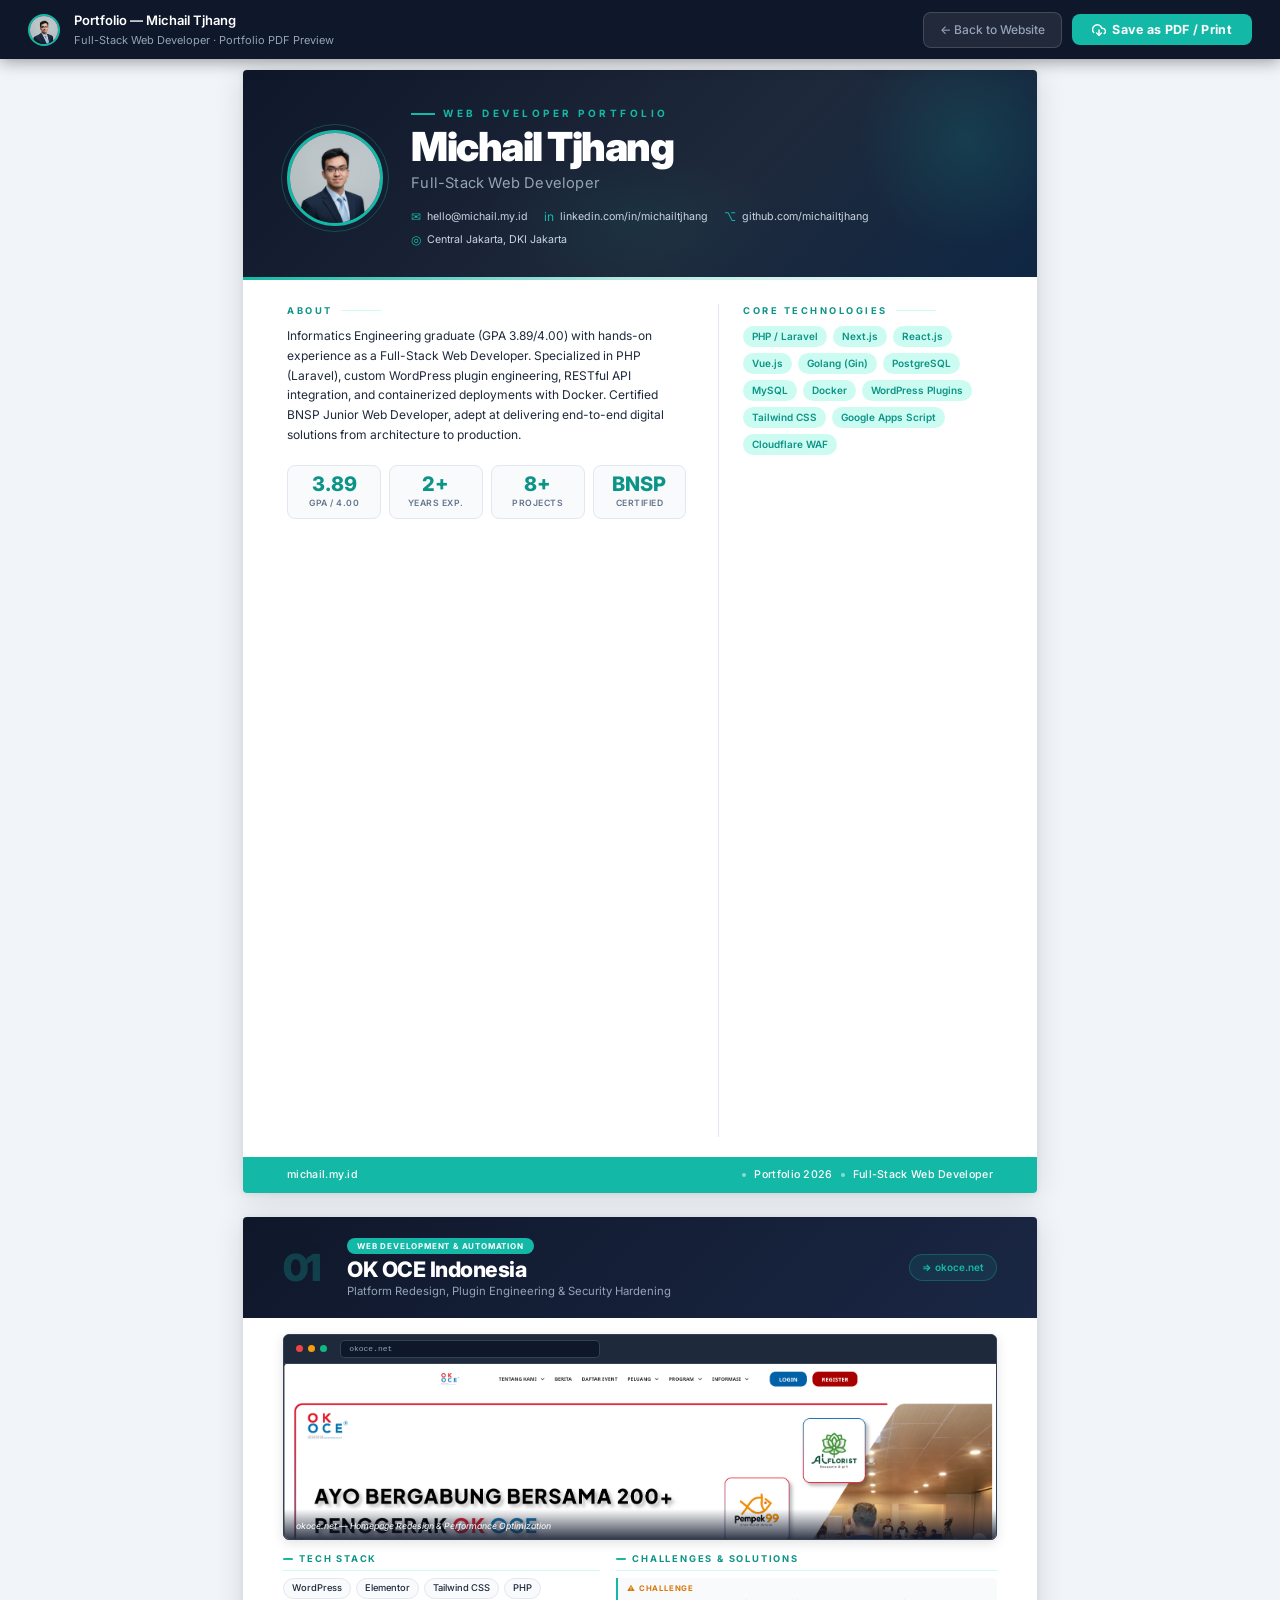
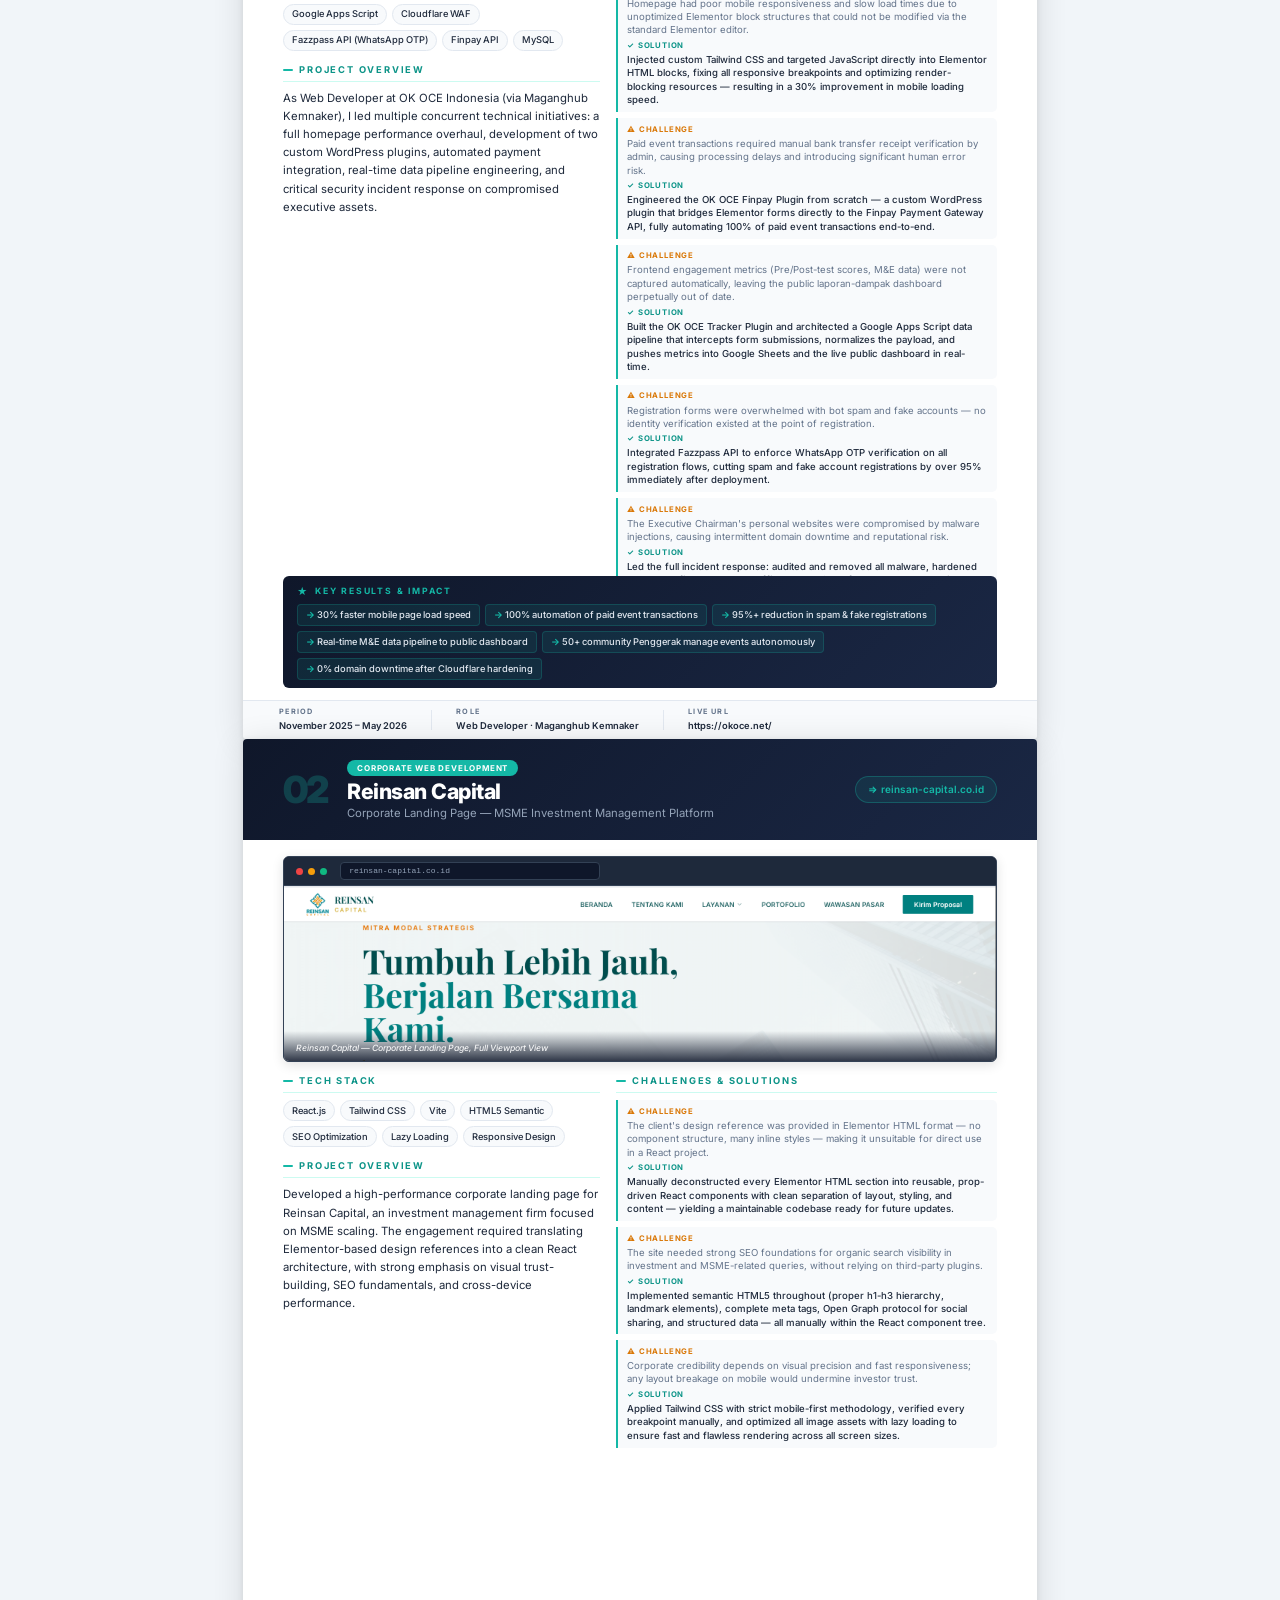
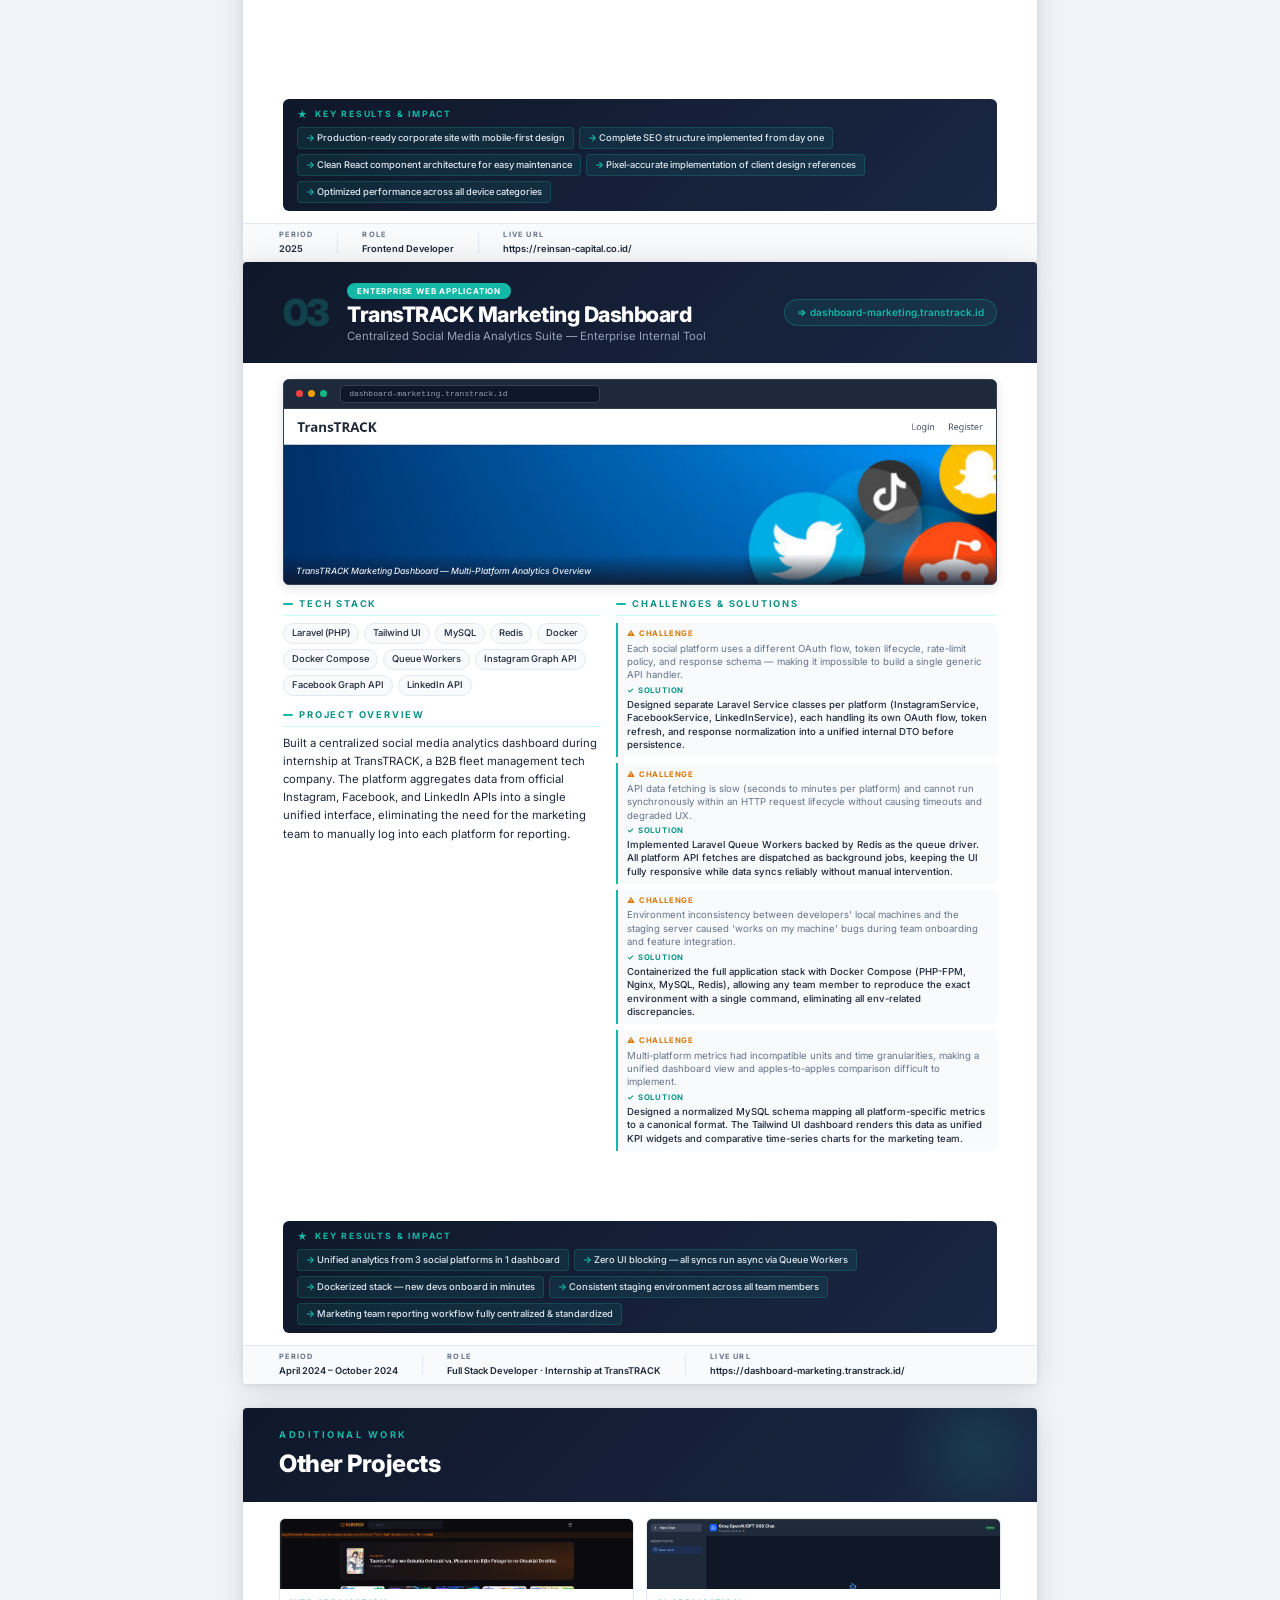
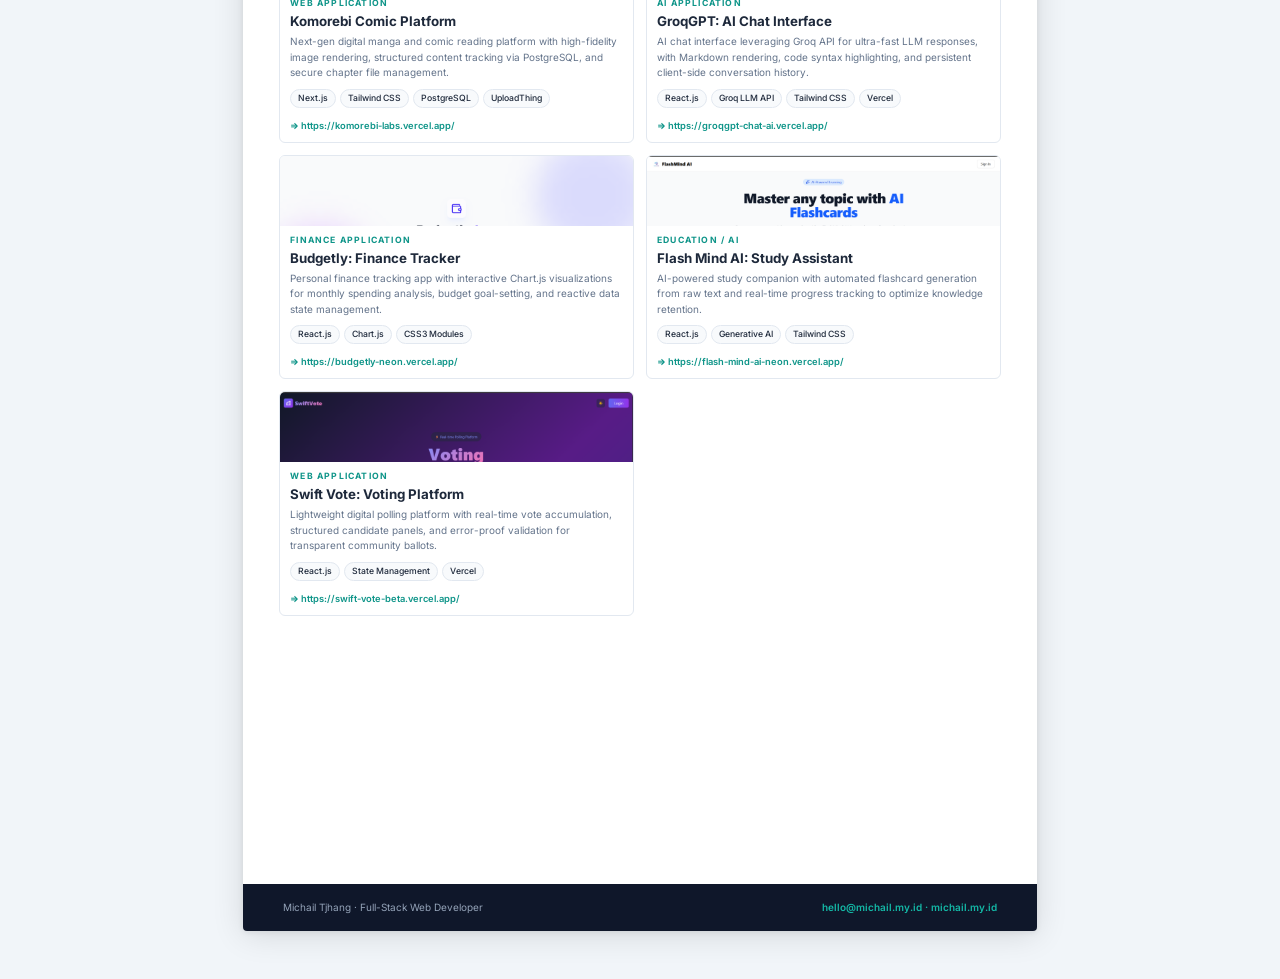
<file: portfolio-pdf.html>
<!DOCTYPE html>
<html lang="en">
<head>
    <meta charset="UTF-8">
    <meta name="viewport" content="width=device-width, initial-scale=1.0">
    <title>Portfolio — Michail Tjhang | Full-Stack Web Developer</title>
    <meta name="description" content="Portfolio of Michail Tjhang, Full-Stack Web Developer specializing in Laravel, Next.js and React.js.">
    <link rel="preconnect" href="https://fonts.googleapis.com">
    <link rel="preconnect" href="https://fonts.gstatic.com" crossorigin>
    <link href="https://fonts.googleapis.com/css2?family=Inter:wght@300;400;500;600;700;800;900&display=swap" rel="stylesheet">
    <style>
        /* ============================================================
           CSS VARIABLES
        ============================================================ */
        :root {
            --primary:      #0f172a;
            --primary-mid:  #1e293b;
            --accent:       #14b8a6;
            --accent-dark:  #0d9488;
            --accent-light: #ccfbf1;
            --text:         #1e293b;
            --text-muted:   #64748b;
            --border:       #e2e8f0;
            --bg-page:      #f1f5f9;
            --bg-light:     #f8fafc;
            --white:        #ffffff;
        }

        /* ============================================================
           RESET & BASE
        ============================================================ */
        *, *::before, *::after { margin: 0; padding: 0; box-sizing: border-box; }

        body {
            font-family: 'Inter', -apple-system, BlinkMacSystemFont, sans-serif;
            font-size: 9.5pt;
            color: var(--text);
            background: var(--bg-page);
            line-height: 1.5;
            -webkit-print-color-adjust: exact;
            print-color-adjust: exact;
        }

        /* ============================================================
           PRINT STYLES
        ============================================================ */
        @media print {
            html, body {
                width: 210mm !important;
                height: auto !important;
                background: white !important;
                margin: 0 !important;
                padding: 0 !important;
                overflow: visible !important;
            }
            .no-print { display: none !important; }
            .pages-wrapper {
                padding: 0 !important;
                margin: 0 !important;
                gap: 0 !important;
                display: block !important;
            }
            .pdf-page {
                width: 210mm !important;
                height: 297mm !important;
                max-height: 297mm !important;
                box-sizing: border-box !important;
                margin: 0 !important;
                padding: 0 !important;
                box-shadow: none !important;
                border-radius: 0 !important;
                border: none !important;
                overflow: hidden !important;
                display: flex !important;
                flex-direction: column !important;
                justify-content: space-between !important;
                page-break-after: always !important;
                break-after: page !important;
                page-break-inside: avoid !important;
                break-inside: avoid !important;
            }
            .pdf-page:last-child {
                page-break-after: avoid !important;
                break-after: avoid !important;
            }
            @page {
                size: A4 portrait;
                margin: 0;
            }
        }

        /* ============================================================
           PRINT BAR (screen only)
        ============================================================ */
        .print-bar {
            position: fixed;
            top: 0; left: 0; right: 0;
            background: var(--primary);
            color: white;
            padding: 11px 28px;
            display: flex;
            align-items: center;
            justify-content: space-between;
            z-index: 9999;
            box-shadow: 0 2px 16px rgba(0,0,0,0.4);
            gap: 12px;
        }
        .print-bar-left {
            display: flex;
            align-items: center;
            gap: 14px;
        }
        .print-bar-logo {
            width: 32px;
            height: 32px;
            border-radius: 50%;
            object-fit: cover;
            object-position: center top;
            border: 2px solid var(--accent);
        }
        .print-bar h2 {
            font-size: 13px;
            font-weight: 600;
            color: white;
        }
        .print-bar p {
            font-size: 11px;
            color: #94a3b8;
            margin-top: 1px;
        }
        .print-bar-actions {
            display: flex;
            gap: 10px;
            align-items: center;
        }
        .btn-print {
            background: var(--accent);
            color: white;
            border: none;
            padding: 8px 20px;
            border-radius: 8px;
            font-size: 12.5px;
            font-weight: 700;
            cursor: pointer;
            font-family: inherit;
            letter-spacing: 0.3px;
            transition: background 0.2s, transform 0.1s;
            display: flex;
            align-items: center;
            gap: 6px;
        }
        .btn-print:hover { background: var(--accent-dark); transform: translateY(-1px); }
        .btn-back {
            background: rgba(255,255,255,0.08);
            color: #94a3b8;
            border: 1px solid rgba(255,255,255,0.15);
            padding: 8px 16px;
            border-radius: 8px;
            font-size: 12px;
            font-weight: 500;
            cursor: pointer;
            font-family: inherit;
            transition: background 0.2s;
            text-decoration: none;
        }
        .btn-back:hover { background: rgba(255,255,255,0.12); color: white; }

        /* Pages wrapper */
        .pages-wrapper {
            padding: 70px 0 48px;
            display: flex;
            flex-direction: column;
            align-items: center;
            gap: 24px;
        }

        /* ============================================================
           A4 PAGE BASE
        ============================================================ */
        .pdf-page {
            width: 210mm;
            height: 297mm;
            max-height: 297mm;
            background: white;
            box-shadow: 0 4px 32px rgba(0,0,0,0.12), 0 1px 6px rgba(0,0,0,0.08);
            border-radius: 4px;
            overflow: hidden;
            position: relative;
            display: flex;
            flex-direction: column;
            justify-content: space-between;
            box-sizing: border-box;
        }

        /* ============================================================
           PAGE 1 — COVER
        ============================================================ */

        /* Hero: dark header with photo + identity */
        .cover-hero {
            background: linear-gradient(135deg, #0f172a 0%, #1e293b 60%, #0f2744 100%);
            padding: 36px 44px 28px;
            display: flex;
            align-items: center;
            gap: 28px;
            position: relative;
            overflow: hidden;
        }
        .cover-hero::before {
            content: '';
            position: absolute;
            top: -40px; right: -40px;
            width: 220px; height: 220px;
            background: radial-gradient(circle, rgba(20,184,166,0.15) 0%, transparent 70%);
            border-radius: 50%;
        }
        .cover-hero::after {
            content: '';
            position: absolute;
            bottom: -20px; left: 30%;
            width: 300px; height: 150px;
            background: radial-gradient(ellipse, rgba(20,184,166,0.07) 0%, transparent 70%);
        }
        .cover-photo-wrap { flex-shrink: 0; position: relative; z-index: 1; }
        .cover-photo {
            width: 96px; height: 96px;
            border-radius: 50%;
            object-fit: cover;
            object-position: center top;
            border: 3px solid var(--accent);
            background: #334155;
            display: block;
        }
        .cover-photo-ring {
            position: absolute; inset: -6px;
            border-radius: 50%;
            border: 1.5px solid rgba(20,184,166,0.3);
        }
        .cover-identity { flex: 1; position: relative; z-index: 1; }
        .cover-portfolio-label {
            font-size: 7.5pt;
            font-weight: 700;
            letter-spacing: 3.5px;
            text-transform: uppercase;
            color: var(--accent);
            margin-bottom: 6px;
            display: flex;
            align-items: center;
            gap: 8px;
        }
        .cover-portfolio-label::before {
            content: '';
            width: 24px; height: 2px;
            background: var(--accent);
            display: inline-block;
        }
        .cover-name {
            font-size: 30pt;
            font-weight: 900;
            color: white;
            line-height: 1;
            letter-spacing: -1.5px;
            margin-bottom: 5px;
        }
        .cover-role {
            font-size: 11pt;
            color: #94a3b8;
            font-weight: 400;
            margin-bottom: 14px;
            letter-spacing: 0.2px;
        }
        .cover-contacts {
            display: flex;
            flex-wrap: wrap;
            gap: 5px 16px;
        }
        .cover-contact-item {
            display: flex;
            align-items: center;
            gap: 6px;
            color: #cbd5e1;
            font-size: 8pt;
            font-weight: 400;
        }
        .cover-contact-icon {
            color: var(--accent);
            font-size: 9pt;
            flex-shrink: 0;
        }

        /* Cover divider line */
        .cover-divider {
            height: 3px;
            background: linear-gradient(90deg, var(--accent) 0%, rgba(20,184,166,0.3) 50%, transparent 100%);
        }

        /* Cover body: bio + skills */
        .cover-body {
            flex: 1;
            padding: 24px 44px 20px;
            display: flex;
            gap: 32px;
        }
        .cover-bio-col { flex: 1.6; }
        .cover-skills-col {
            flex: 1;
            border-left: 1.5px solid var(--border);
            padding-left: 24px;
        }

        .section-overline {
            font-size: 7pt;
            font-weight: 700;
            letter-spacing: 2.5px;
            text-transform: uppercase;
            color: var(--accent-dark);
            margin-bottom: 8px;
            display: flex;
            align-items: center;
            gap: 8px;
        }
        .section-overline::after {
            content: '';
            flex: 1;
            height: 1px;
            background: var(--accent-light);
            max-width: 40px;
        }

        .cover-bio-text {
            font-size: 9pt;
            color: var(--text);
            line-height: 1.65;
            margin-bottom: 20px;
        }

        /* Stats row */
        .stats-row {
            display: grid;
            grid-template-columns: repeat(4, 1fr);
            gap: 8px;
            margin-bottom: 16px;
        }
        .stat-card {
            background: var(--bg-light);
            border: 1px solid var(--border);
            border-radius: 8px;
            padding: 8px 6px;
            text-align: center;
        }
        .stat-value {
            font-size: 15pt;
            font-weight: 800;
            color: var(--accent-dark);
            line-height: 1;
            display: block;
        }
        .stat-label {
            font-size: 6.5pt;
            color: var(--text-muted);
            margin-top: 3px;
            display: block;
            font-weight: 600;
            letter-spacing: 0.5px;
            text-transform: uppercase;
        }

        /* Chip */
        .chip {
            display: inline-flex;
            align-items: center;
            background: var(--accent-light);
            color: var(--accent-dark);
            padding: 3px 9px;
            border-radius: 20px;
            font-size: 7.5pt;
            font-weight: 600;
        }
        .chip-outline {
            display: inline-flex;
            align-items: center;
            background: var(--bg-light);
            color: var(--text);
            border: 1px solid var(--border);
            padding: 2.5px 8px;
            border-radius: 20px;
            font-size: 7pt;
            font-weight: 500;
        }
        .chips-wrap {
            display: flex;
            flex-wrap: wrap;
            gap: 5px;
        }

        /* Cover footer */
        .cover-footer {
            background: var(--accent);
            padding: 10px 44px;
            display: flex;
            align-items: center;
            justify-content: space-between;
        }
        .cover-footer span {
            color: white;
            font-size: 8pt;
            font-weight: 500;
            letter-spacing: 0.3px;
        }
        .cover-footer .footer-dot {
            width: 4px; height: 4px;
            background: rgba(255,255,255,0.5);
            border-radius: 50%;
            display: inline-block;
            margin: 0 8px;
            vertical-align: middle;
        }

        /* ============================================================
           PROJECT PAGES
        ============================================================ */
        .project-page {
            box-sizing: border-box;
            overflow: hidden;
        }

        /* Project header bar */
        .project-header {
            background: linear-gradient(135deg, #0f172a 0%, #1a2744 100%);
            padding: 18px 40px;
            display: flex;
            align-items: center;
            gap: 18px;
        }
        .project-number {
            font-size: 28pt;
            font-weight: 900;
            color: var(--accent);
            opacity: 0.25;
            line-height: 1;
            flex-shrink: 0;
            width: 46px;
            letter-spacing: -2px;
        }
        .project-header-info { flex: 1; min-width: 0; }
        .project-category-badge {
            display: inline-block;
            background: var(--accent);
            color: white;
            padding: 2px 10px;
            border-radius: 20px;
            font-size: 6pt;
            font-weight: 700;
            letter-spacing: 0.8px;
            text-transform: uppercase;
            margin-bottom: 4px;
        }
        .project-title {
            font-size: 16pt;
            font-weight: 800;
            color: white;
            line-height: 1.1;
            margin-bottom: 2px;
            letter-spacing: -0.5px;
        }
        .project-subtitle {
            font-size: 8.5pt;
            color: #94a3b8;
            font-weight: 400;
        }
        .project-url-pill {
            flex-shrink: 0;
            color: var(--accent);
            font-size: 7.5pt;
            font-weight: 600;
            background: rgba(20,184,166,0.1);
            border: 1px solid rgba(20,184,166,0.3);
            padding: 5px 12px;
            border-radius: 20px;
            white-space: nowrap;
        }

        /* Project body */
        .project-body {
            flex: 1;
            padding: 16px 40px 12px;
            display: flex;
            flex-direction: column;
            justify-content: space-between;
            gap: 12px;
            min-height: 0;
        }

        /* Screenshot Browser Mockup Frame */
        .project-screenshot {
            border-radius: 6px;
            overflow: hidden;
            border: 1px solid #334155;
            box-shadow: 0 3px 12px rgba(0,0,0,0.12);
            background: #0f172a;
            position: relative;
            width: 100%;
            flex-shrink: 0;
        }
        .browser-bar {
            background: #1e293b;
            padding: 5px 12px;
            display: flex;
            align-items: center;
            gap: 5px;
            border-bottom: 1px solid #334155;
        }
        .browser-dot {
            width: 7px;
            height: 7px;
            border-radius: 50%;
            display: inline-block;
        }
        .browser-dot.red { background: #ef4444; }
        .browser-dot.yellow { background: #f59e0b; }
        .browser-dot.green { background: #10b981; }
        .browser-url-text {
            margin-left: 8px;
            font-size: 6pt;
            color: #94a3b8;
            background: #0f172a;
            padding: 2px 8px;
            border-radius: 4px;
            border: 1px solid #334155;
            flex: 1;
            max-width: 260px;
            white-space: nowrap;
            overflow: hidden;
            text-overflow: ellipsis;
            font-family: monospace;
        }
        .browser-img-wrap {
            width: 100%;
            height: 175px;
            overflow: hidden;
            background: #0f172a;
            display: flex;
            align-items: flex-start;
            justify-content: center;
        }
        .browser-img-wrap img {
            width: 100%;
            height: auto;
            min-height: 100%;
            object-fit: cover;
            object-position: top center;
            display: block;
        }
        .screenshot-overlay {
            position: absolute;
            bottom: 0; left: 0; right: 0;
            background: linear-gradient(transparent, rgba(15,23,42,0.85));
            padding: 6px 12px 5px;
        }
        .screenshot-caption {
            font-size: 6.5pt;
            color: rgba(255,255,255,0.9);
            font-weight: 500;
            font-style: italic;
        }

        /* Extra images under Project Overview */
        .extra-images-grid {
            display: grid;
            grid-template-columns: repeat(auto-fit, minmax(105px, 1fr));
            gap: 6px;
            margin-top: 4px;
        }
        .extra-img-card {
            border-radius: 5px;
            overflow: hidden;
            border: 1px solid var(--border);
            background: #0f172a;
        }
        .extra-img-card img {
            width: 100%;
            height: 50px;
            object-fit: cover;
            object-position: top center;
            display: block;
        }
        .extra-img-caption {
            display: block;
            padding: 3px 5px;
            font-size: 5.8pt;
            color: var(--text-muted);
            line-height: 1.2;
            font-weight: 500;
        }

        /* Content row: left col + right col */
        .project-content-row {
            display: grid;
            grid-template-columns: 1fr 1.2fr;
            gap: 16px;
            flex: 1;
            min-height: 0;
        }

        /* Info block */
        .info-block { margin-bottom: 12px; }
        .info-block:last-child { margin-bottom: 0; }
        .info-heading {
            font-size: 7pt;
            font-weight: 700;
            letter-spacing: 1.8px;
            text-transform: uppercase;
            color: var(--accent-dark);
            margin-bottom: 7px;
            padding-bottom: 4px;
            border-bottom: 1.5px solid var(--accent-light);
            display: flex;
            align-items: center;
            gap: 6px;
        }
        .info-heading::before {
            content: '';
            width: 10px; height: 2px;
            background: var(--accent);
            border-radius: 2px;
        }
        .overview-text {
            font-size: 8.5pt;
            color: var(--text);
            line-height: 1.6;
        }

        /* CS Items */
        .cs-list {
            list-style: none;
            display: flex;
            flex-direction: column;
            gap: 6px;
        }
        .cs-item {
            background: var(--bg-light);
            border-left: 2.5px solid var(--accent);
            border-radius: 0 5px 5px 0;
            padding: 5.5px 9px;
        }
        .cs-challenge {
            font-size: 7.2pt;
            color: var(--text-muted);
            margin-bottom: 2px;
            line-height: 1.4;
        }
        .cs-challenge-label {
            font-size: 5.8pt;
            font-weight: 700;
            letter-spacing: 0.8px;
            text-transform: uppercase;
            color: #d97706;
            margin-bottom: 1.5px;
        }
        .cs-solution {
            font-size: 7.2pt;
            color: var(--text);
            font-weight: 500;
            line-height: 1.4;
        }
        .cs-solution-label {
            font-size: 5.8pt;
            font-weight: 700;
            letter-spacing: 0.8px;
            text-transform: uppercase;
            color: var(--accent-dark);
            margin-top: 3px;
            margin-bottom: 1.5px;
        }

        /* Impact section */
        .impact-section {
            background: linear-gradient(135deg, var(--primary) 0%, #1a2744 100%);
            border-radius: 6px;
            padding: 8px 14px;
            flex-shrink: 0;
        }
        .impact-heading {
            font-size: 6.5pt;
            font-weight: 700;
            letter-spacing: 1.8px;
            text-transform: uppercase;
            color: var(--accent);
            margin-bottom: 5px;
            display: flex;
            align-items: center;
            gap: 6px;
        }
        .impact-heading::before {
            content: '★';
            font-size: 7.5pt;
        }
        .impact-grid {
            display: flex;
            flex-wrap: wrap;
            gap: 5px;
        }
        .impact-item {
            background: rgba(20,184,166,0.1);
            border: 1px solid rgba(20,184,166,0.22);
            border-radius: 4px;
            padding: 3px 8px;
            font-size: 7pt;
            color: #e2e8f0;
            font-weight: 500;
        }
        .impact-item::before {
            content: '→ ';
            color: var(--accent);
            font-weight: 700;
        }

        /* Project meta footer */
        .project-meta {
            background: var(--bg-light);
            border-top: 1px solid var(--border);
            padding: 6px 36px;
            display: flex;
            gap: 24px;
            align-items: center;
            flex-shrink: 0;
        }
        .meta-pair { display: flex; flex-direction: column; gap: 1px; }
        .meta-key {
            font-size: 5.5pt;
            font-weight: 700;
            letter-spacing: 1.2px;
            text-transform: uppercase;
            color: var(--text-muted);
        }
        .meta-val {
            font-size: 7pt;
            color: var(--text);
            font-weight: 600;
        }
        .meta-sep {
            width: 1px;
            height: 20px;
            background: var(--border);
        }

        /* ============================================================
           OTHER PROJECTS PAGE
        ============================================================ */
        .other-page {
            height: 297mm;
            max-height: 297mm;
            box-sizing: border-box;
            overflow: hidden;
        }

        .other-page-header {
            background: linear-gradient(135deg, #0f172a 0%, #1a2744 100%);
            padding: 20px 36px;
            position: relative;
            overflow: hidden;
        }
        .other-page-header::after {
            content: '';
            position: absolute;
            top: -40px; right: -20px;
            width: 160px; height: 160px;
            background: radial-gradient(circle, rgba(20,184,166,0.15) 0%, transparent 70%);
            border-radius: 50%;
        }
        .other-sub-label {
            font-size: 7pt;
            font-weight: 700;
            letter-spacing: 2.5px;
            text-transform: uppercase;
            color: var(--accent);
            margin-bottom: 4px;
        }
        .other-main-title {
            font-size: 18pt;
            font-weight: 800;
            color: white;
            letter-spacing: -0.5px;
        }

        .other-projects-grid {
            display: grid;
            grid-template-columns: 1fr 1fr;
            gap: 12px;
            padding: 16px 36px;
            flex: 1;
            align-content: start;
        }

        .other-card {
            border: 1px solid var(--border);
            border-radius: 6px;
            overflow: hidden;
            background: white;
        }
        .other-card-img {
            width: 100%;
            height: 70px;
            object-fit: cover;
            object-position: top;
            display: block;
            background: var(--bg-light);
        }
        .other-card-body { padding: 8px 10px; }
        .other-card-category {
            font-size: 6.5pt;
            font-weight: 700;
            text-transform: uppercase;
            letter-spacing: 1.2px;
            color: var(--accent-dark);
            margin-bottom: 3px;
        }
        .other-card-title {
            font-size: 10pt;
            font-weight: 700;
            color: var(--text);
            margin-bottom: 5px;
            line-height: 1.2;
        }
        .other-card-desc {
            font-size: 7.5pt;
            color: var(--text-muted);
            line-height: 1.55;
            margin-bottom: 8px;
        }
        .other-card-tech {
            display: flex;
            flex-wrap: wrap;
            gap: 4px;
            margin-bottom: 7px;
        }
        .other-tech-chip {
            background: var(--bg-light);
            border: 1px solid var(--border);
            color: var(--text);
            padding: 2px 7px;
            border-radius: 12px;
            font-size: 6.5pt;
            font-weight: 500;
        }
        .other-card-url {
            font-size: 7pt;
            color: var(--accent-dark);
            font-weight: 600;
            text-decoration: none;
        }

        /* Last page footer */
        .page-footer {
            background: var(--primary);
            padding: 16px 40px;
            display: flex;
            align-items: center;
            justify-content: space-between;
        }
        .page-footer-left { color: #94a3b8; font-size: 7.5pt; }
        .page-footer-right {
            color: var(--accent);
            font-size: 7.5pt;
            font-weight: 600;
        }

        /* ============================================================
           LOADING STATE
        ============================================================ */
        .loading-state {
            display: flex;
            flex-direction: column;
            align-items: center;
            justify-content: center;
            min-height: 200px;
            gap: 12px;
            color: var(--text-muted);
        }
    </style>
</head>
<body>

    <!-- ── PRINT BAR (screen only) ── -->
    <div class="print-bar no-print" id="print-bar">
        <div class="print-bar-left">
            <img class="print-bar-logo" id="print-bar-logo" src="images/intro-bg.png" alt="Michail" onerror="this.style.display='none'">
            <div>
                <h2 id="print-bar-name">Portfolio — Michail Tjhang</h2>
                <p>Full-Stack Web Developer · Portfolio PDF Preview</p>
            </div>
        </div>
        <div class="print-bar-actions">
            <a href="index.html" class="btn-back no-print">← Back to Website</a>
            <button class="btn-print" onclick="window.print()">
                <svg width="14" height="14" viewBox="0 0 24 24" fill="none" stroke="currentColor" stroke-width="2.5" stroke-linecap="round" stroke-linejoin="round">
                    <polyline points="8 17 12 21 16 17"></polyline>
                    <line x1="12" y1="12" x2="12" y2="21"></line>
                    <path d="M20.88 18.09A5 5 0 0 0 18 9h-1.26A8 8 0 1 0 3 16.29"></path>
                </svg>
                Save as PDF / Print
            </button>
        </div>
    </div>

    <!-- ── PAGES WRAPPER ── -->
    <div class="pages-wrapper" id="pages-wrapper">
        <div id="cover-container"></div>
        <div id="projects-container"></div>
        <div id="other-container"></div>
    </div>

    <!-- ── DATA ── -->
    <script src="portfolio-content.js"></script>

    <!-- ── RENDER ENGINE ── -->
    <script>
    (function () {
        'use strict';

        const D = PORTFOLIO_CONTENT;

        /* ── Helpers ─────────────────────────────────────────────── */
        const esc = s => String(s)
            .replace(/&/g,'&amp;').replace(/</g,'&lt;').replace(/>/g,'&gt;').replace(/"/g,'&quot;');

        function chips(arr, cls = 'chip') {
            return arr.map(t => `<span class="${cls}">${esc(t)}</span>`).join('');
        }

        /* ── COVER PAGE ──────────────────────────────────────────── */
        function renderCover() {
            const p = D.profile;

            const contacts = [
                { icon: '✉', text: p.email },
                { icon: 'in', text: p.linkedin },
                { icon: '⌥', text: p.github },
                { icon: '◎', text: p.location }
            ];

            const contactHtml = contacts.map(c =>
                `<span class="cover-contact-item">
                    <span class="cover-contact-icon">${esc(c.icon)}</span>
                    ${esc(c.text)}
                </span>`
            ).join('');

            const statsHtml = (p.highlights || []).map(h =>
                `<div class="stat-card">
                    <span class="stat-value">${esc(h.value)}</span>
                    <span class="stat-label">${esc(h.label)}</span>
                </div>`
            ).join('');

            const skillChips = chips(p.coreSkills, 'chip');

            const html = `
            <div class="pdf-page">

                <div class="cover-hero">
                    <div class="cover-photo-wrap">
                        <img class="cover-photo" src="${esc(p.photo)}" alt="${esc(p.fullName)}"
                             onerror="this.src='';this.style.background='#334155'">
                        <div class="cover-photo-ring"></div>
                    </div>
                    <div class="cover-identity">
                        <p class="cover-portfolio-label">Web Developer Portfolio</p>
                        <h1 class="cover-name">${esc(p.fullName)}</h1>
                        <p class="cover-role">${esc(p.role)}</p>
                        <div class="cover-contacts">${contactHtml}</div>
                    </div>
                </div>

                <div class="cover-divider"></div>

                <div class="cover-body">
                    <div class="cover-bio-col">
                        <p class="section-overline">About</p>
                        <p class="cover-bio-text">${esc(p.bio)}</p>
                        <div class="stats-row">${statsHtml}</div>
                    </div>
                    <div class="cover-skills-col">
                        <p class="section-overline">Core Technologies</p>
                        <div class="chips-wrap" style="gap:6px;">${skillChips}</div>
                    </div>
                </div>

                <div class="cover-footer">
                    <span>${esc(p.website)}</span>
                    <span><span class="footer-dot"></span>Portfolio ${new Date().getFullYear()}<span class="footer-dot"></span>Full-Stack Web Developer</span>
                </div>

            </div>`;

            document.getElementById('cover-container').innerHTML = html;
            document.getElementById('print-bar-name').textContent = `Portfolio — ${p.fullName}`;
        }

        /* ── PROJECT PAGE ────────────────────────────────────────── */
        function renderProject(proj) {

            /* Screenshots */
            const mainImg = proj.images[0];
            const extraImgs = proj.images.slice(1);

            const mainScreenshotHtml = `
                <div class="project-screenshot">
                    <div class="browser-bar">
                        <span class="browser-dot red"></span>
                        <span class="browser-dot yellow"></span>
                        <span class="browser-dot green"></span>
                        <span class="browser-url-text">${esc(proj.urlDisplay || proj.url)}</span>
                    </div>
                    <div class="browser-img-wrap">
                        <img src="${esc(mainImg.src)}" alt="${esc(mainImg.caption)}"
                             onerror="this.style.opacity='0.3'">
                    </div>
                    ${mainImg.caption ? `
                    <div class="screenshot-overlay">
                        <span class="screenshot-caption">${esc(mainImg.caption)}</span>
                    </div>` : ''}
                </div>`;

            const extraImagesHtml = extraImgs.length ? `
                <div class="info-block" style="margin-top: 10px;">
                    <div class="info-heading">Project Gallery / Additional Views</div>
                    <div class="extra-images-grid">
                        ${extraImgs.map(img => `
                            <div class="extra-img-card">
                                <img src="${esc(img.src)}" alt="${esc(img.caption)}" onerror="this.style.opacity='0.3'">
                                ${img.caption ? `<span class="extra-img-caption">${esc(img.caption)}</span>` : ''}
                            </div>`).join('')}
                    </div>
                </div>` : '';

            /* Tech */
            const techHtml = chips(proj.tech, 'chip-outline');

            /* Challenge-Solution items */
            const csHtml = proj.challengesSolutions.map(cs => `
                <li class="cs-item">
                    <div class="cs-challenge-label">⚠ Challenge</div>
                    <div class="cs-challenge">${esc(cs.challenge)}</div>
                    <div class="cs-solution-label">✓ Solution</div>
                    <div class="cs-solution">${esc(cs.solution)}</div>
                </li>`).join('');

            /* Impact */
            const impactHtml = proj.impact.map(i => `<div class="impact-item">${esc(i)}</div>`).join('');

            return `
            <div class="pdf-page project-page">

                <div class="project-header">
                    <div class="project-number">${esc(proj.number)}</div>
                    <div class="project-header-info">
                        <span class="project-category-badge">${esc(proj.category)}</span>
                        <h2 class="project-title">${esc(proj.title)}</h2>
                        <p class="project-subtitle">${esc(proj.subtitle)}</p>
                    </div>
                    <span class="project-url-pill">⇒ ${esc(proj.urlDisplay)}</span>
                </div>

                <div class="project-body">

                    ${mainScreenshotHtml}

                    <div class="project-content-row">
                        <div class="project-col-left">
                            <div class="info-block">
                                <div class="info-heading">Tech Stack</div>
                                <div class="chips-wrap">${techHtml}</div>
                            </div>
                            <div class="info-block">
                                <div class="info-heading">Project Overview</div>
                                <p class="overview-text">${esc(proj.overview)}</p>
                            </div>
                            ${extraImagesHtml}
                        </div>
                        <div class="project-col-right">
                            <div class="info-block">
                                <div class="info-heading">Challenges &amp; Solutions</div>
                                <ul class="cs-list">${csHtml}</ul>
                            </div>
                        </div>
                    </div>

                    <div class="impact-section">
                        <div class="impact-heading">Key Results &amp; Impact</div>
                        <div class="impact-grid">${impactHtml}</div>
                    </div>

                </div>

                <div class="project-meta">
                    <div class="meta-pair">
                        <span class="meta-key">Period</span>
                        <span class="meta-val">${esc(proj.period)}</span>
                    </div>
                    <div class="meta-sep"></div>
                    <div class="meta-pair">
                        <span class="meta-key">Role</span>
                        <span class="meta-val">${esc(proj.role)}</span>
                    </div>
                    <div class="meta-sep"></div>
                    <div class="meta-pair">
                        <span class="meta-key">Live URL</span>
                        <span class="meta-val">${esc(proj.url)}</span>
                    </div>
                </div>

            </div>`;
        }

        /* ── OTHER PROJECTS PAGE ─────────────────────────────────── */
        function renderOther() {
            const p = D.profile;

            const cardsHtml = D.otherProjects.map(proj => {
                const techHtml = proj.tech.map(t => `<span class="other-tech-chip">${esc(t)}</span>`).join('');
                return `
                <div class="other-card">
                    <img class="other-card-img" src="${esc(proj.image)}" alt="${esc(proj.title)}"
                         onerror="this.style.opacity='0.2'">
                    <div class="other-card-body">
                        <p class="other-card-category">${esc(proj.category)}</p>
                        <h3 class="other-card-title">${esc(proj.title)}</h3>
                        <p class="other-card-desc">${esc(proj.description)}</p>
                        <div class="other-card-tech">${techHtml}</div>
                        <span class="other-card-url">⇒ ${esc(proj.url)}</span>
                    </div>
                </div>`;
            }).join('');

            const html = `
            <div class="pdf-page other-page">
                <div class="other-page-header">
                    <p class="other-sub-label">Additional Work</p>
                    <h2 class="other-main-title">Other Projects</h2>
                </div>
                <div class="other-projects-grid">${cardsHtml}</div>
                <div class="page-footer">
                    <span class="page-footer-left">${esc(p.fullName)} · ${esc(p.role)}</span>
                    <span class="page-footer-right">${esc(p.email)} · ${esc(p.website)}</span>
                </div>
            </div>`;

            document.getElementById('other-container').innerHTML = html;
        }

        /* ── INIT ────────────────────────────────────────────────── */
        function init() {
            renderCover();

            const projectsHtml = D.mainProjects.map(proj => renderProject(proj)).join('');
            document.getElementById('projects-container').innerHTML = projectsHtml;

            renderOther();
        }

        if (document.readyState === 'loading') {
            document.addEventListener('DOMContentLoaded', init);
        } else {
            init();
        }

    })();
    </script>

</body>
</html>
</file>
